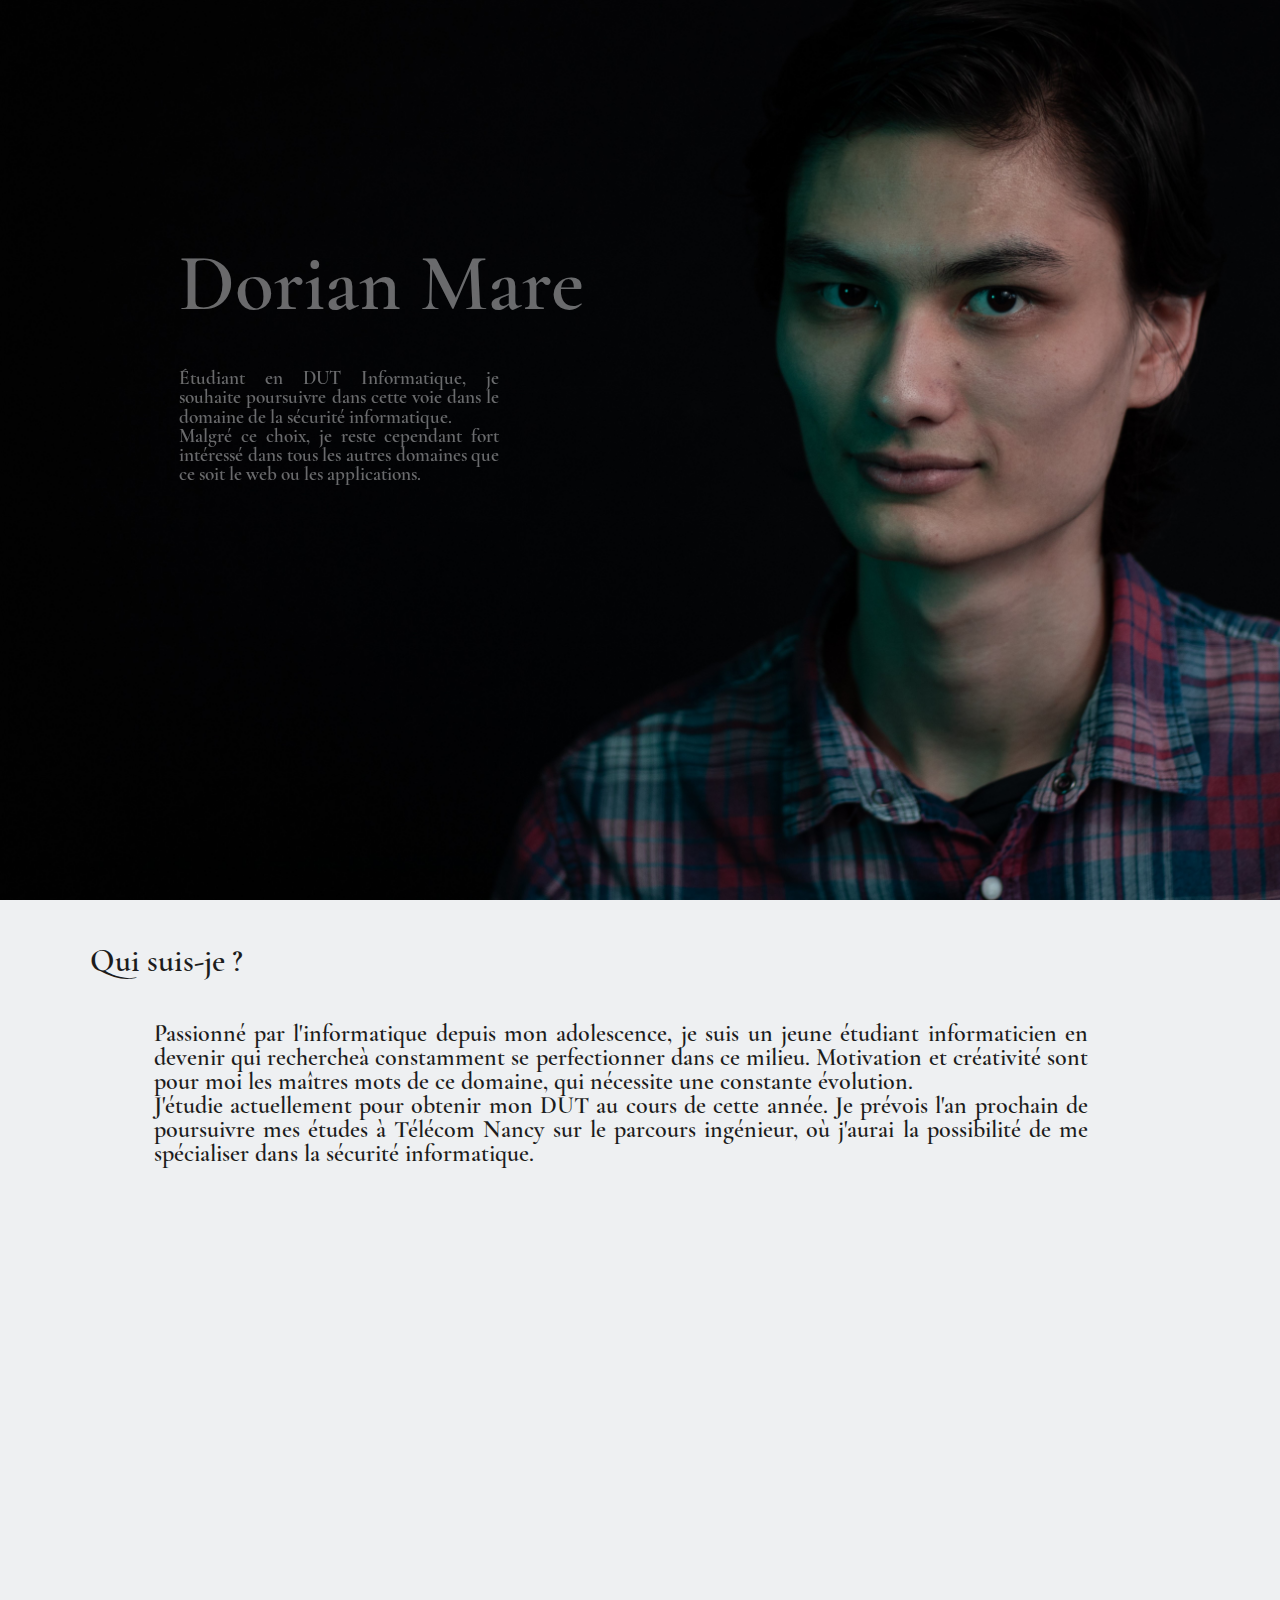
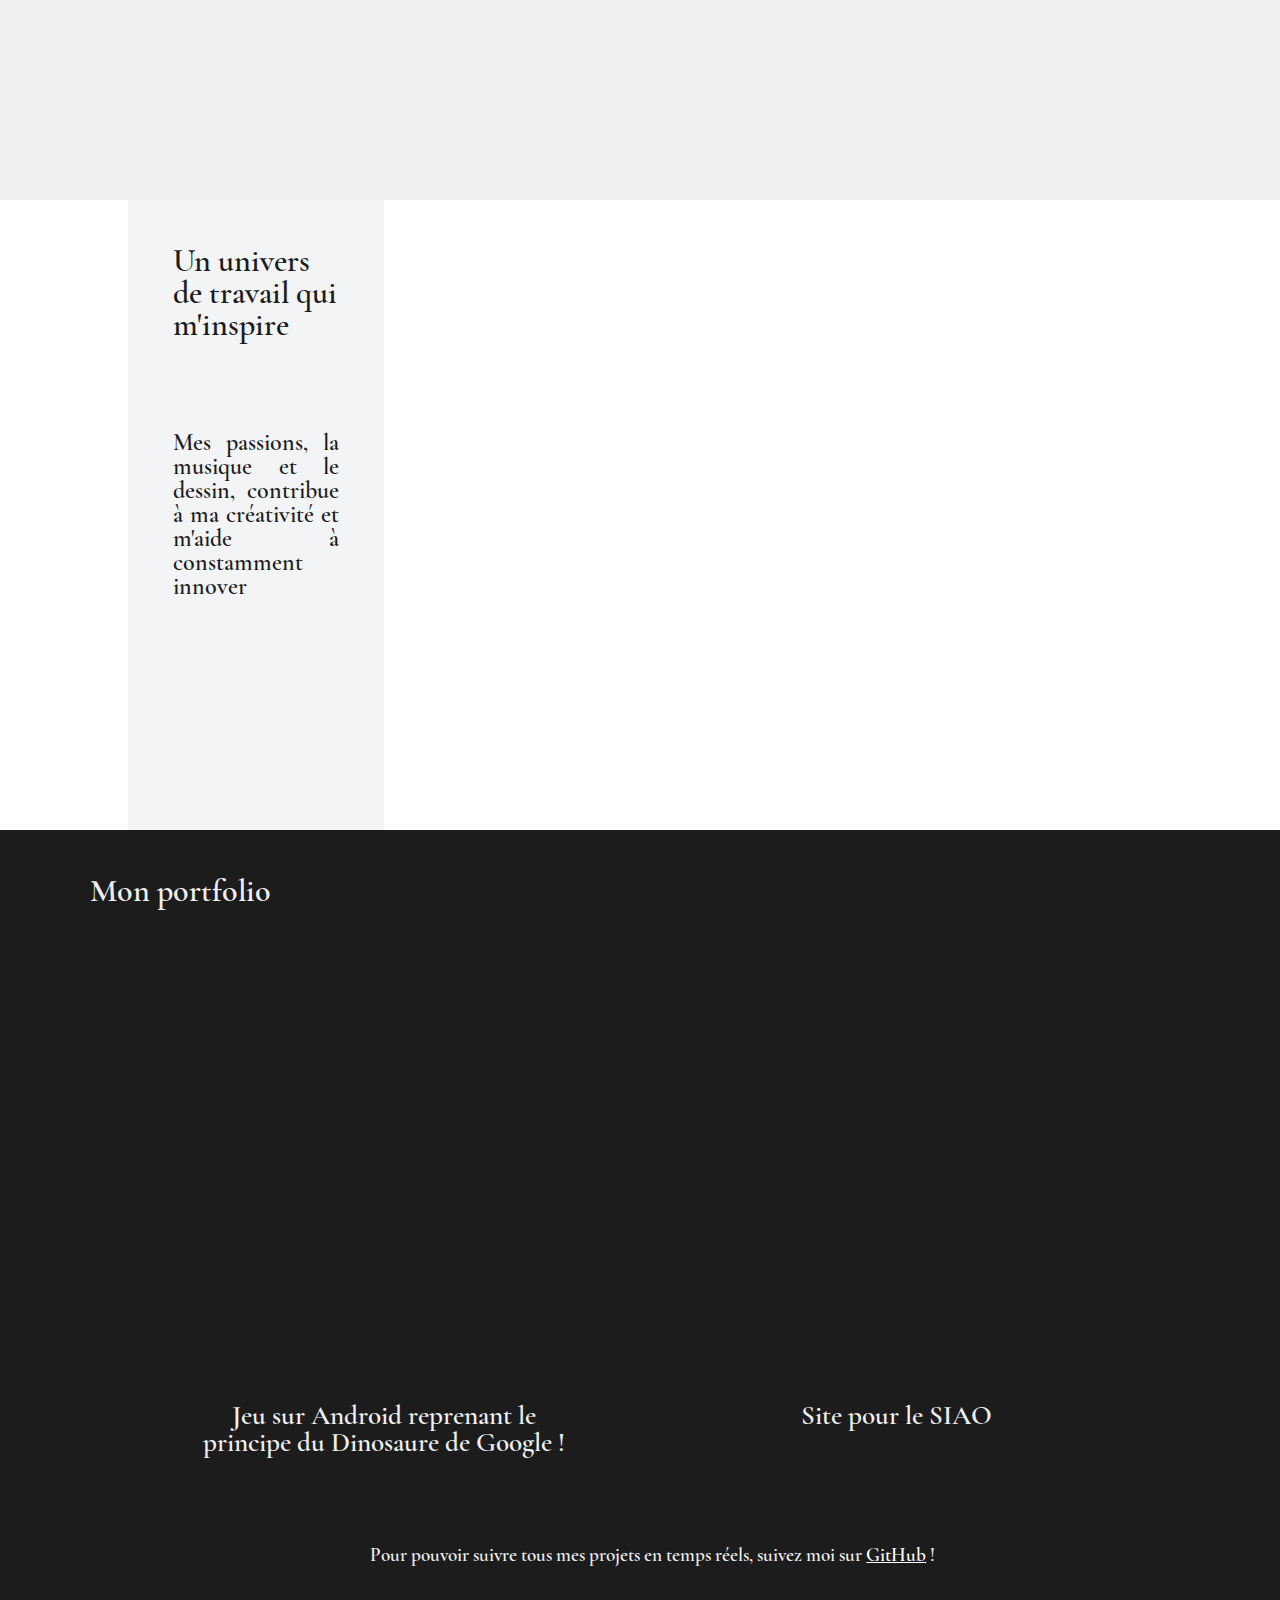
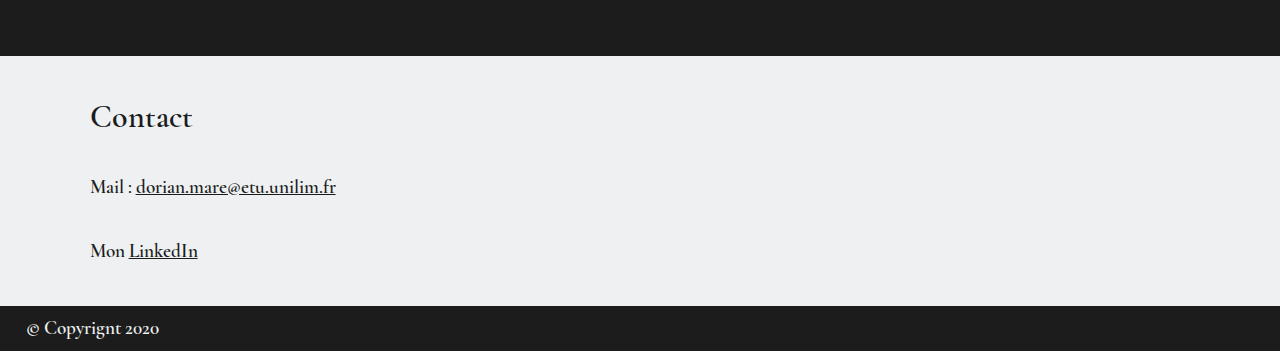
<file: index.html>
<!DOCTYPE html>
<html lang="en">

<head>
    <meta charset="UTF-8">
    <meta name="viewport" content="width=device-width, initial-scale=1.0">
    <link rel="stylesheet" href="css/reset.css">
    <link rel="stylesheet" href="css/main.css">
    <title>Dorian Mare</title>
</head>

<body>
    
    <div id="portrait">
        <nav>
            <ul>
                <li class="nav-child">
                    <a href="#about">Qui suis-je ?</a>
                </li>
                <li class="nav-child">
                    <a href="#portfolio">Mes Projets</a>
                </li>
                <li class="nav-child">
                    <a href="#contact">Contact</a>
                </li>
                <li class="nav-child">
                    <a href="CV.pdf" target="_blank">CV</a>
                </li>
            </ul>
        </nav>
        
        <div id="presentation">
            <h1>Dorian Mare</h1>
            <p>
                Étudiant en DUT Informatique, je souhaite poursuivre dans cette voie dans le domaine de la sécurité informatique.
                <br />
                Malgré ce choix, je reste cependant fort intéressé dans tous les autres domaines que ce soit le web ou les applications.
            </p>
        </div>
    </div>


    <div id="about">
        <h1>Qui suis-je ?</h1>
        <p>
            Passionné par <strong>l'informatique</strong> depuis mon adolescence, je suis un <strong>jeune étudiant</strong>
            informaticien en devenir qui rechercheà constamment se perfectionner dans ce milieu.
            <strong>Motivation</strong> et <strong>créativité</strong> sont pour moi les maîtres
            mots de ce domaine, qui nécessite une constante <strong>évolution</strong>. <br />
            J'étudie actuellement pour obtenir mon <strong>DUT</strong> au cours de cette année.
            Je prévois l'an prochain de poursuivre mes études à <strong>Télécom Nancy</strong> sur le parcours ingénieur, où j'aurai la possibilité
            de me spécialiser dans la <strong>sécurité informatique</strong>.
        </p>

        <div class="lieuEtude">
            <img id="UL" class="big-img" src="images/universiteLimoges.jpg" alt="Université de Limoges">
            <img id="ULL" class="little-img" src="images/universiteLimogesLogo.png" alt="Université de Limoges logo">
        </div>
        
        <div class="lieuEtude">
            <img id="TLN" class="big-img" src="images/telecomNancy.jpg" alt="Télécom Nancy">
            <img id="TLNL" class="little-img" src="images/nancyLogo.png" alt="Télécom Nancy logo">
        </div>

    </div>
    <div id="workspace">
        <div id="grayBloc">
            <h1>Un univers de travail qui m'inspire</h1>
            <p>Mes passions, la musique et le dessin, contribue à ma créativité et m'aide à constamment innover</p>
        </div>
    </div>
    
    
    <div id="portfolio">
        <h1>Mon portfolio</h1>
        <div id="projets-grid">
            <a href="pages/lamaTheGame.html">
                <div class="projet">
                    <img class="hvr-grow" src="images/lamaTheGame.PNG" alt="lamaTheGame">
                    <h2>Jeu sur Android reprenant le principe du Dinosaure de Google !</h2>
                </div>
            </a>
            <a href="pages/siao.html">
                <div class="projet">
                    <img class="hvr-grow" src="images/arsl_Image.jpg" alt="siao115">
                    <h2>Site pour le SIAO</h2>
                </div>
            </a>
        </div>

        <p>Pour pouvoir suivre tous mes projets en temps réels, suivez moi sur <a href="https://github.com/DorianMare" style="text-decoration: underline;">GitHub</a> !</p>
    </div>
    

    <div id="contact">
        <h1 class="contact-element">Contact</h1>
        <p class="contact-element">Mail : <a href="mailto:dorian.mare@etu.unilim.fr">dorian.mare@etu.unilim.fr</a></p>
        
        <p class="contact-element">Mon <a href="https://www.linkedin.com/in/dorian-mare-2643a91a2/">LinkedIn</a></p>
    </div>

    <footer>
        <p>© Copyrignt 2020</p>
    </footer>

    <!--JavaScript importation-->
    <script src="https://cdnjs.cloudflare.com/ajax/libs/gsap/3.2.6/gsap.min.js"></script>
    <script src="js/main.js"></script>
</body>

</html>
</file>
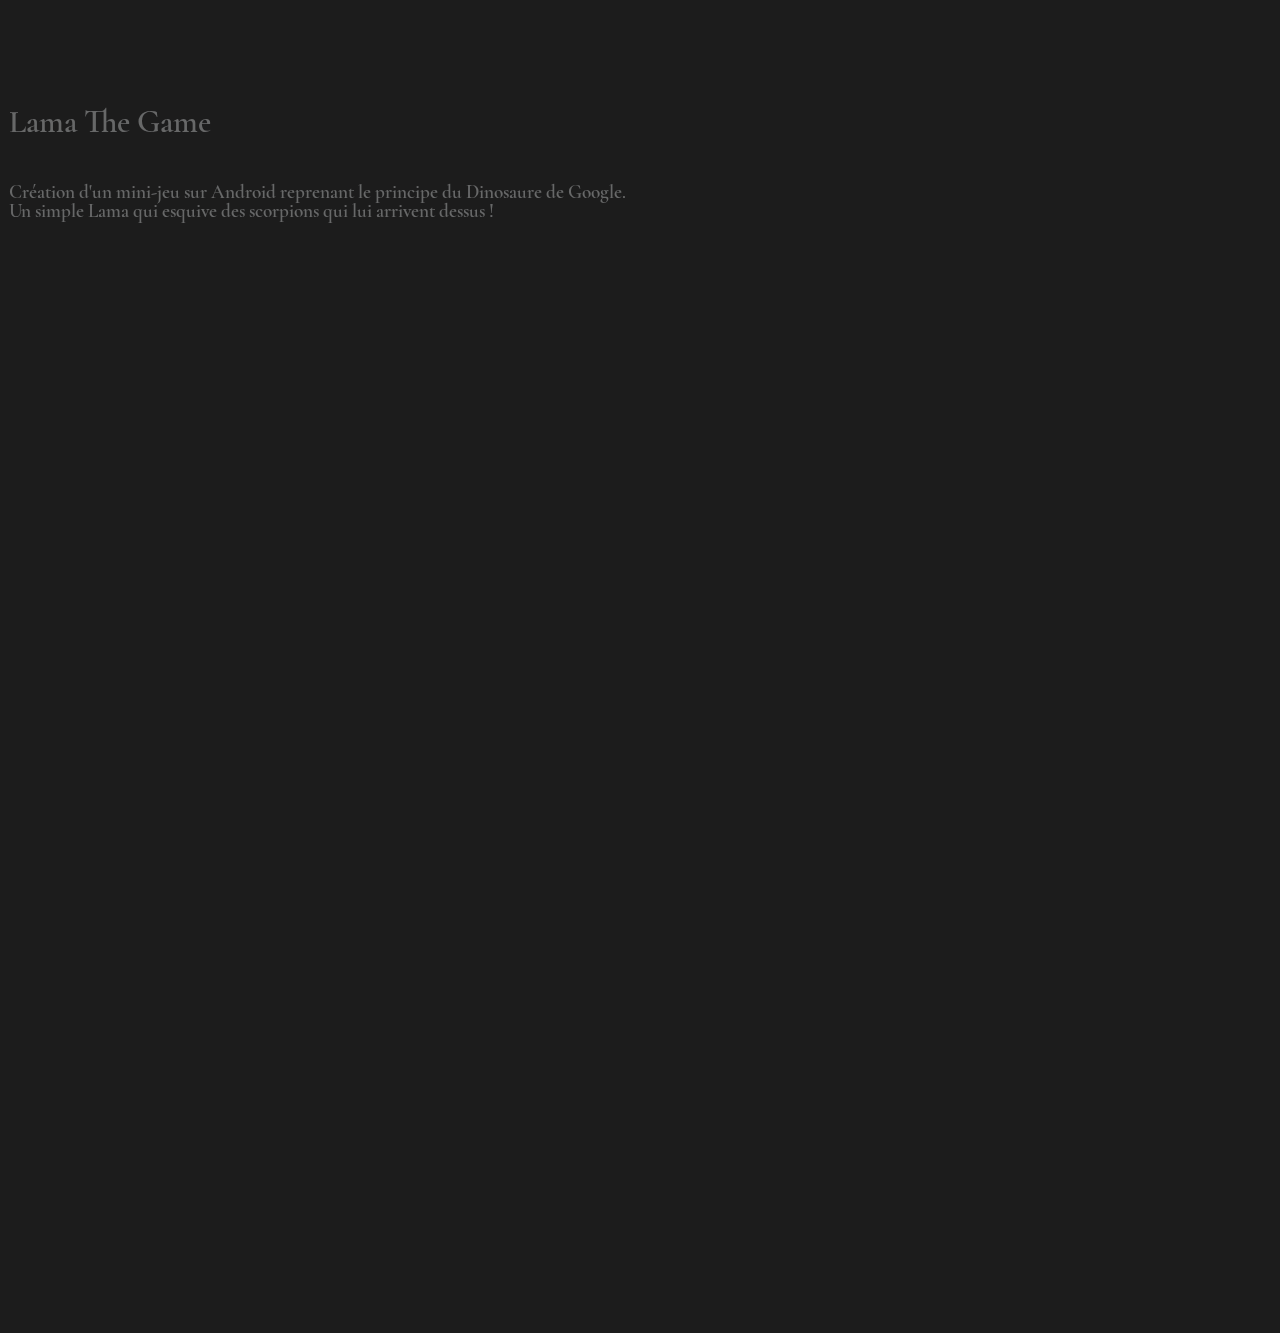
<file: pages/lamaTheGame.html>
<!DOCTYPE html>
<html lang="en">
<head>
    <meta charset="UTF-8">
    <meta name="viewport" content="width=device-width, initial-scale=1.0">
    <link rel="stylesheet" href="../css/reset.css">
    <link rel="stylesheet" href="../css/main.css">
    <link rel="stylesheet" href="../css/lamaTheGame.css">
    <title>Dorian Mare - Lama The Game</title>
</head>
<body>
    <nav>
        <ul>
            <li class="nav-child">
                <a href="../index.html">Accueil</a>
            </li>
        </ul>
    </nav>

    <div id="presentationLama">
        <h1>Lama The Game</h1>
    
        <p>
            Création d'un mini-jeu sur Android reprenant le principe du Dinosaure de Google.
            <br />
            Un simple Lama qui esquive des scorpions qui lui arrivent dessus !
        </p>

        <img src="../images/lamaTheGame.PNG" alt="lamaTheGame">
        <img src="../images/lama2.PNG" alt="lama2">
        <img src="../images/lama1.PNG" alt="lama1">
    </div>


    <!--JavaScript importation-->
    <script src="https://cdnjs.cloudflare.com/ajax/libs/gsap/3.2.6/gsap.min.js"></script>
    <script src="../js/main.js"></script>
</body>
</html>
</file>
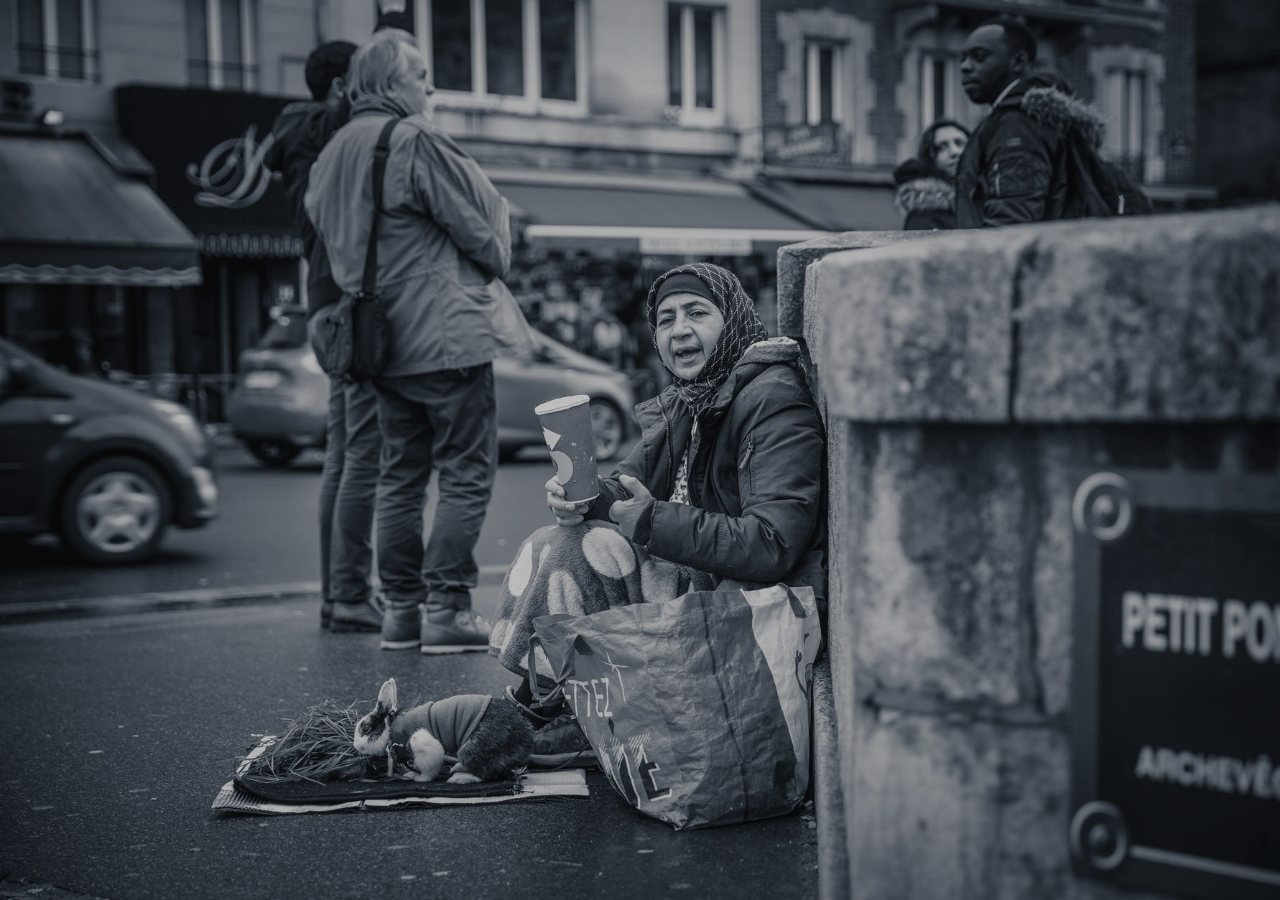
<file: pages/siao.html>
<!DOCTYPE html>
<html lang="en">
<head>
    <meta charset="UTF-8">
    <meta name="viewport" content="width=device-width, initial-scale=1.0">
    <link rel="stylesheet" href="../css/reset.css">
    <link rel="stylesheet" href="../css/main.css">
    <link rel="stylesheet" href="../css/siao.css">
    <title>Dorian Mare - SIAO</title>
</head>
<body>
    
    <div id="presentationSIAO">
        
        <nav>
            <ul>
                <li class="nav-child">
                    <a href="../index.html">Accueil</a>
                </li>
            </ul>
        </nav>

        <div id="contenu">
            <h1>Site web pour le SIAO</h1>
            <p>
                A la demande du SIAO et via mon IUT, j'ai participé à l'implémentation d'un site web complet via des technologies
                telles que Nuxt.js, Strapi, GraphQL ou encore.
                Le but du site est d'offrir une meilleure visibilité des accueils de jours des associations du SIAO
                à travers toute la Haute-Vienne, et que les maraudes effectuées puissent être coordonnées entres-elles, et leurs rapports
                informatisés.
            </p>
            <p>Site non accessible pour le moment</p>
        </div>
    </div>

    <!--JavaScript importation-->
    <script src="https://cdnjs.cloudflare.com/ajax/libs/gsap/3.2.6/gsap.min.js"></script>
    <script src="../js/main.js"></script>
</body>
</html>
</file>
<file: css/main.css>
/*some fonts*/
@font-face {
    font-family: montserrat;
    src: url(../fonts/montserrat/Montserrat-Regular.ttf);
}

@font-face {
    font-family: slabo;
    src: url(../fonts/slabo_27px/Slabo27px-Regular.ttf);
}

@font-face {
    font-family: cormorant;
    src: url(../fonts/cormorantGaramond/CormorantGaramond-SemiBold.ttf);
}

/*CSS Globals*/
h1, h2, p {
    padding: 5vh 5vw 0 7vw;
    font-family: cormorant;
    color: #EEF0F2;
}

p {
    font-size: 1.2em;
    text-align: justify;
}

/*Page d'accueil*/
#portrait {
    background: url(../images/portrait2Rogner.jpg), no-repeat;
    background-size: cover;
    background-attachment: fixed;
    height: 100vh;
}

nav > ul {
    list-style: none;
    display: flex;
    flex-direction: row;
    justify-content: end;
    color: #EEF0F2;
}

.nav-child {
    font-family: cormorant;
    margin-top: 2vh;
    margin-right: 3vw;
    font-size: 1.2em;
    color: #EEF0F2;
}

/*.nav-underline{
    width: 0;
    border: solid #EEF0F2 1px;
}*/

#presentation {
    padding-left: 7vw;
    padding-top: 20vh;
    height: 100vh;
}

#presentation > h1 {
    font-size: 5em;
}

#presentation > p {
    width: 25vw;
}


/*Qui suis-je ?*/
#about {
    height: 100vh;
    background-color: #EEF0F2;
}
#about > h1, #about > p {
    color: #1C1C1C;
}
#about > p {
    padding-left: 12vw;
    padding-right: 15vw;
    font-size: 1.5em;
}

.big-img {
    height: 40vh;
    width: auto;
}

.little-img {
    height: 10vh;
    width: auto;
}

#UL {
    position: relative;
    left: 25vw;
    top: 10vh;
}
#ULL {
    position: relative;
    left: -9vw;
    top: -18vh;
}

#TLN {
    position: relative;
    top: 25vh;
    left: 20vw;
}
#TLNL {
    position: relative;
    left: 13vw;
    top: -8vh;
}

.lieuEtude {
    display: inline-block;
}

/*Lieu de travail*/
#workspace {
    background: url(../images/desktopWork.jpg), no-repeat;
    background-size: cover;
    background-attachment: fixed;
    height: 70vh;
}
#grayBloc {
    margin-left: 10vw;
    height: 100%;
    width: 20vw;
    background-color: #EEF0F2C0;
}
#grayBloc > h1 {
    font-weight: normal;
    padding-left: 3.5vw;
    padding-right: 3.5vw;
    color: #1C1C1C;
}
#grayBloc > p {
    padding: 10vh 3.5vw 0 3.5vw;
    font-size: 1.5em;
    color: #1C1C1C;
}

/*Mes projets*/
#portfolio {
    display: flex;
    flex-direction: column;
    align-items: center;
    background-color: #1C1C1C;
    padding-bottom: 10vh;
}

#portfolio > h1 {
    align-self: flex-start;
}

#projets-grid {
    margin-top: 10vh;
    display: grid;
    grid-template-columns: 40vw 40vw;
    grid-template-rows: auto auto;
}

.projet {
    display: flex;
    flex-direction: column;
    align-items: center;
    justify-content: center;
    margin-bottom: 5vh;
}

.projet > img {
    height: 40vh;
    width: auto;
}

.projet > h2 {
    text-align: center;
    padding-left: 5vw;
    padding-right: 5vw;
}

/*Contact*/
#contact {
    background-color: #EEF0F2;
    padding-bottom: 5vh;
}

.contact-element {
    color: #1C1C1C;
}

.contact-element > a {
    text-decoration: underline;
    color: #1C1C1C;
}

.contact-element > a:hover {
    color: rgb(104, 104, 104);
}

/*Pied de page*/
footer {
    display: flex;
    flex-direction: column;
    justify-content: center;
    height: 5vh;
    background-color: #1C1C1C;
}

footer > p {
    display: inline;
    padding: 0;
    padding-left: 2vw;
    margin-right: 20vw;
}
</file>
<file: css/lamaTheGame.css>
@font-face {
    font-family: cormorant;
    src: url(../fonts/cormorantGaramond/CormorantGaramond-SemiBold.ttf);
}

body {
    background-color: #1C1C1C;
}

/*CSS Globals*/
h1, h2, p {
    padding: 5vh 5vw 0 7vw;
    font-family: cormorant;
    color: #EEF0F2;
}

p {
    font-size: 1.2em;
    text-align: justify;
}

#presentationLama {
    display: flex;
    flex-direction: column;
    align-items: center;
    padding-bottom: 10vh;
}

#presentationLama > h1, #presentationLama > p {
    align-self: flex-start;
}

#presentationLama > img {
    margin-top: 10vh;
    width: 40vw;
    height: auto;
}
</file>
<file: css/siao.css>
@font-face {
    font-family: cormorant;
    src: url(../fonts/cormorantGaramond/CormorantGaramond-SemiBold.ttf);
}

/*CSS Globals*/
h1, h2, p {
    padding: 5vh 5vw 0 7vw;
    font-family: cormorant;
    color: #EEF0F2;
}

p {
    font-size: 1.2em;
    text-align: justify;
}

body {
    background-image: url("../images/arsl_Image.jpg");
    background-size: cover;
    background-attachment: fixed;
}

#presentationSIAO {
    background-color: #1C1C1CCC;
    height: 100vh;
}
</file>
